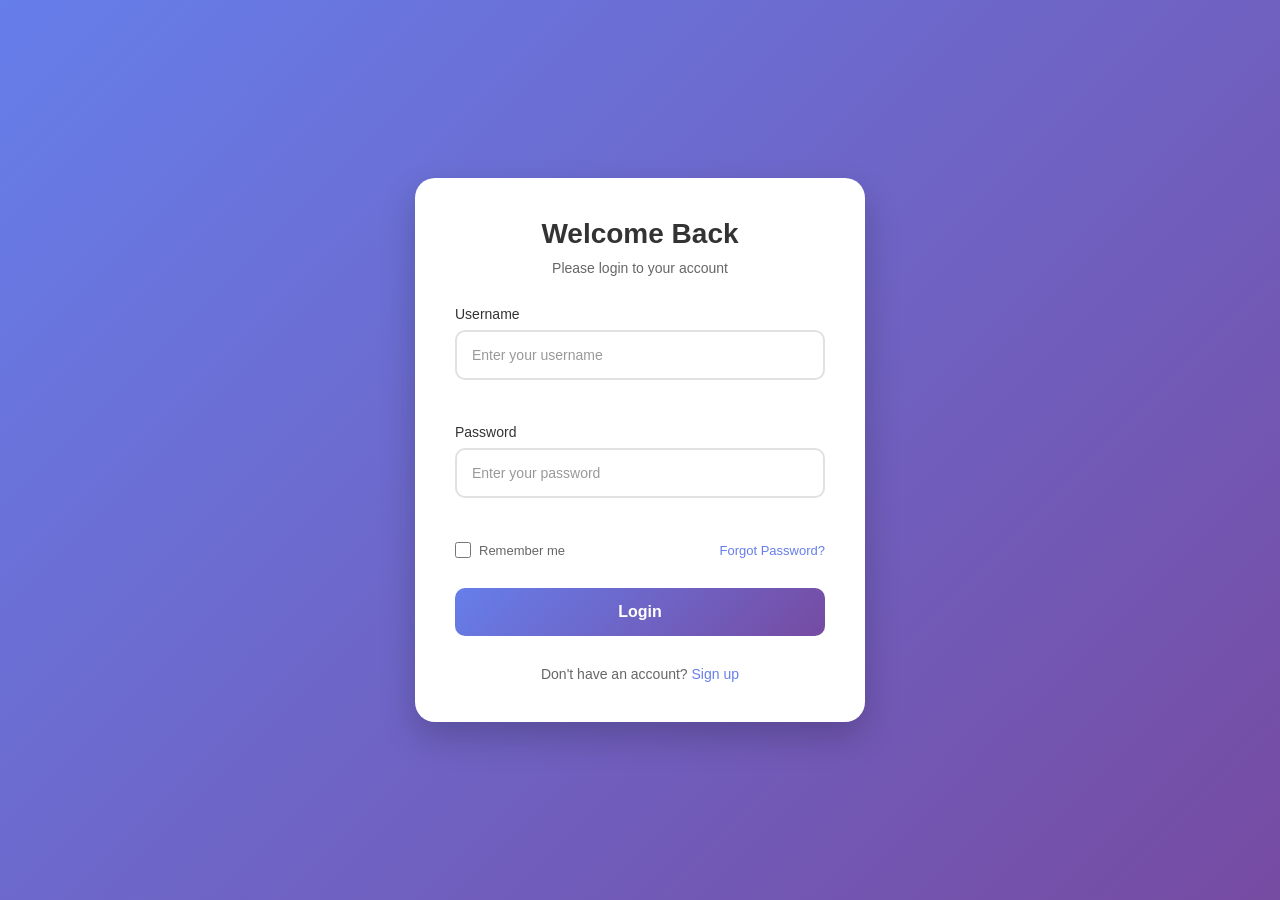
<file: index.html>
<!DOCTYPE html>
<html lang="en">
<head>
    <meta charset="UTF-8">
    <meta name="viewport" content="width=device-width, initial-scale=1.0">
    <title>Login Page</title>
    <link rel="stylesheet" href="Css/style.css">
</head>
<body>
    <div class="login-container">
        <div class="login-box">
            <div class="login-header">
                <h1>Welcome Back</h1>
                <p>Please login to your account</p>
            </div>
            <form id="loginForm" class="login-form">
                <div id="messageBox" class="message-box"></div>
                <div class="input-group">
                    <label for="username">Username</label>
                    <input 
                        type="text" 
                        id="username" 
                        name="username" 
                        placeholder="Enter your username"
                        required
                    >
                    <span class="error-message" id="usernameError"></span>
                </div>
                
                <div class="input-group">
                    <label for="password">Password</label>
                    <input 
                        type="password" 
                        id="password" 
                        name="password" 
                        placeholder="Enter your password"
                        required
                    >
                    <span class="error-message" id="passwordError"></span>
                </div>
                
                <div class="form-options">
                    <label class="remember-me">
                        <input type="checkbox" id="rememberMe">
                        <span>Remember me</span>
                    </label>
                    <a href="#" class="forgot-password">Forgot Password?</a>
                </div>
                
                <button type="submit" class="login-button">Login</button>
                
                <div class="signup-link">
                    <p>Don't have an account? <a href="#">Sign up</a></p>
                </div>
            </form>
        </div>
    </div>
    
    <script src="JS/script.js"></script>
</body>
</html>
</file>
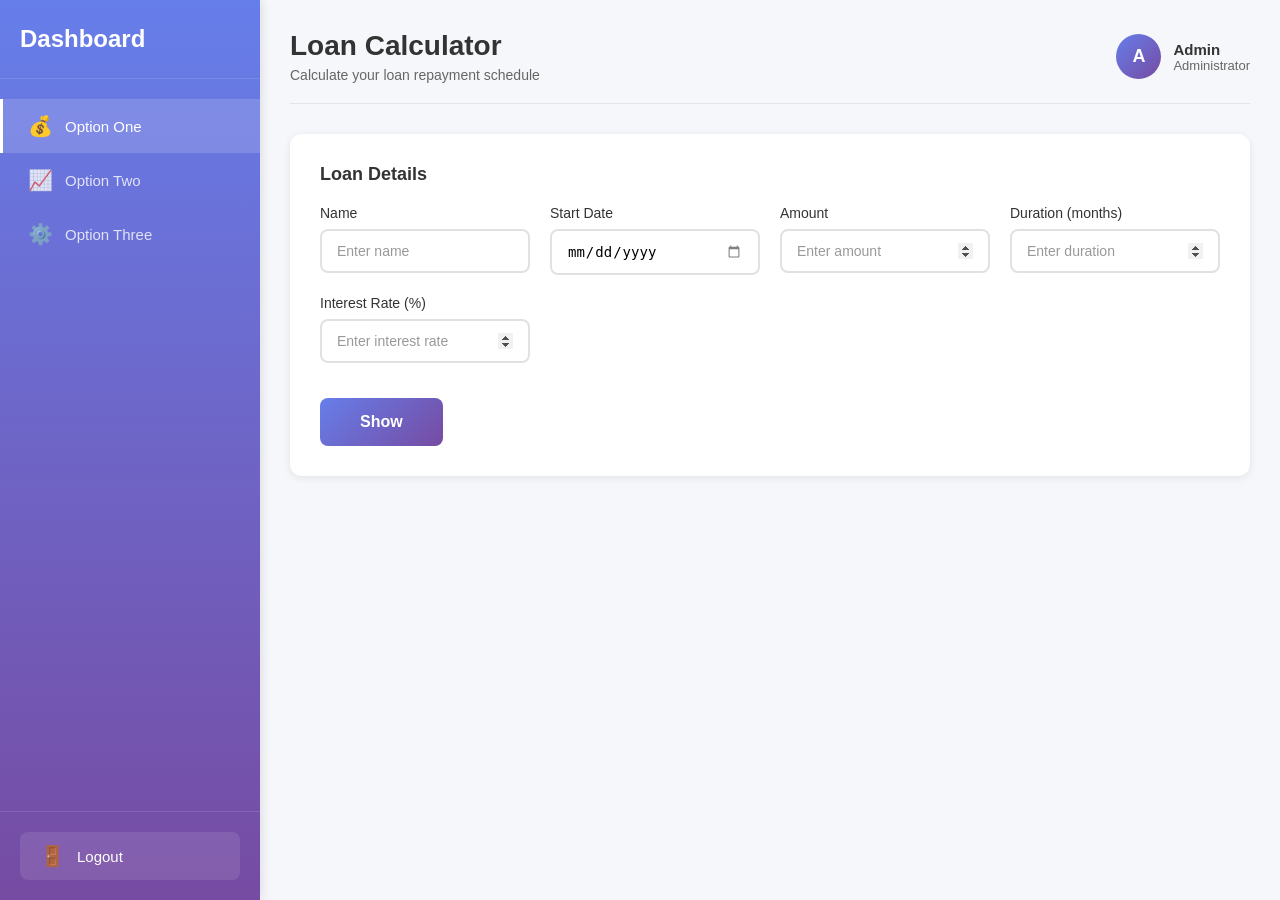
<file: dashboard.html>
<!DOCTYPE html>
<html lang="en">
<head>
    <meta charset="UTF-8">
    <meta name="viewport" content="width=device-width, initial-scale=1.0">
    <title>Dashboard</title>
    <link rel="stylesheet" href="Css/dashboard.css">
    <link rel="stylesheet" href="Css/option1.css">
</head>
<body>
    <div class="dashboard-container">
        <!-- Sidebar -->
        <aside class="sidebar">
            <div class="sidebar-header">
                <h2>Dashboard</h2>
            </div>
            <nav class="sidebar-nav">
                
                <a href="option1.html" class="nav-item">
                    <span class="nav-icon">💰</span>
                    <span class="nav-text">Option One</span>
                </a>
                <a href="option2.html" class="nav-item">
                    <span class="nav-icon">📈</span>
                    <span class="nav-text">Option Two</span>
                </a>
                <a href="option3.html" class="nav-item">
                    <span class="nav-icon">⚙️</span>
                    <span class="nav-text">Option Three</span>
                </a>
            </nav>
            <div class="sidebar-footer">
                <a href="index.html" class="logout-btn">
                    <span class="nav-icon">🚪</span>
                    <span class="nav-text">Logout</span>
                </a>
            </div>
        </aside>

        <!-- Main Content -->
        <main class="main-content">
            <!-- Header -->
            <header class="main-header">
                <div class="header-left">
                    <h1>Loan Calculator</h1>
                    <p>Calculate your loan repayment schedule</p>
                </div>
                <div class="header-right">
                    <div class="user-profile">
                        <div class="user-avatar">A</div>
                        <div class="user-info">
                            <span class="user-name">Admin</span>
                            <span class="user-role">Administrator</span>
                        </div>
                    </div>
                </div>
            </header>

            <!-- Calculator Content -->
            <div class="calculator-content">
                <!-- Input Form -->
                <div class="card calculator-form">
                    <div class="card-header">
                        <h2>Loan Details</h2>
                    </div>
                    <form id="loanForm" class="loan-form">
                        <div class="form-grid">
                            <div class="input-group">
                                <label for="name">Name</label>
                                <input 
                                    type="text" 
                                    id="name" 
                                    name="name" 
                                    placeholder="Enter name"
                                    required
                                >
                            </div>
                            
                            <div class="input-group">
                                <label for="date">Start Date</label>
                                <input 
                                    type="date" 
                                    id="date" 
                                    name="date" 
                                    required
                                >
                            </div>
                            
                            <div class="input-group">
                                <label for="amount">Amount</label>
                                <input 
                                    type="number" 
                                    id="amount" 
                                    name="amount" 
                                    placeholder="Enter amount"
                                    min="0"
                                    step="0.01"
                                    required
                                >
                            </div>
                            
                            <div class="input-group">
                                <label for="duration">Duration (months)</label>
                                <input 
                                    type="number" 
                                    id="duration" 
                                    name="duration" 
                                    placeholder="Enter duration"
                                    min="1"
                                    required
                                >
                            </div>
                            
                            <div class="input-group">
                                <label for="interest">Interest Rate (%)</label>
                                <input 
                                    type="number" 
                                    id="interest" 
                                    name="interest" 
                                    placeholder="Enter interest rate"
                                    min="0"
                                    step="0.01"
                                    required
                                >
                            </div>
                        </div>
                        
                        <button type="submit" class="show-button">Show</button>
                    </form>
                </div>

                <!-- Results Table -->
                <div class="card results-table" id="resultsCard" style="display: none;">
                    <div class="card-header">
                        <h2>Repayment Schedule</h2>
                        <button class="print-button" onclick="window.print()">🖨️ Print</button>
                    </div>
                    <div class="table-responsive">
                        <table id="scheduleTable">
                            <thead>
                                <tr>
                                    <th>No</th>
                                    <th>Date</th>
                                    <th>Principal</th>
                                    <th>Interest</th>
                                    <th>Total</th>
                                </tr>
                            </thead>
                            <tbody id="scheduleBody">
                                <!-- Table rows will be generated by JavaScript -->
                            </tbody>
                            <tfoot>
                                <tr>
                                    <td colspan="2"><strong>Total</strong></td>
                                    <td id="totalPrincipal"><strong>0</strong></td>
                                    <td id="totalInterest"><strong>0</strong></td>
                                    <td id="grandTotal"><strong>0</strong></td>
                                </tr>
                            </tfoot>
                        </table>
                    </div>
                </div>

                <!-- Summary Card -->
                <div class="card summary-card" id="summaryCard" style="display: none;">
                    <div class="card-header">
                        <h2>Loan Summary</h2>
                    </div>
                    <div class="summary-grid">
                        <div class="summary-item">
                            <span class="summary-label">Borrower Name</span>
                            <span class="summary-value" id="summaryName">-</span>
                        </div>
                        <div class="summary-item">
                            <span class="summary-label">Loan Amount</span>
                            <span class="summary-value" id="summaryAmount">-</span>
                        </div>
                        <div class="summary-item">
                            <span class="summary-label">Duration</span>
                            <span class="summary-value" id="summaryDuration">-</span>
                        </div>
                        <div class="summary-item">
                            <span class="summary-label">Interest Rate</span>
                            <span class="summary-value" id="summaryInterest">-</span>
                        </div>
                        <div class="summary-item">
                            <span class="summary-label">Monthly Payment</span>
                            <span class="summary-value" id="summaryMonthly">-</span>
                        </div>
                        <div class="summary-item">
                            <span class="summary-label">Total Repayment</span>
                            <span class="summary-value" id="summaryTotal">-</span>
                        </div>
                    </div>
                </div>
            </div>
        </main>

<script src="JS/dashboard.js"></script>

</body>
</html>
</file>
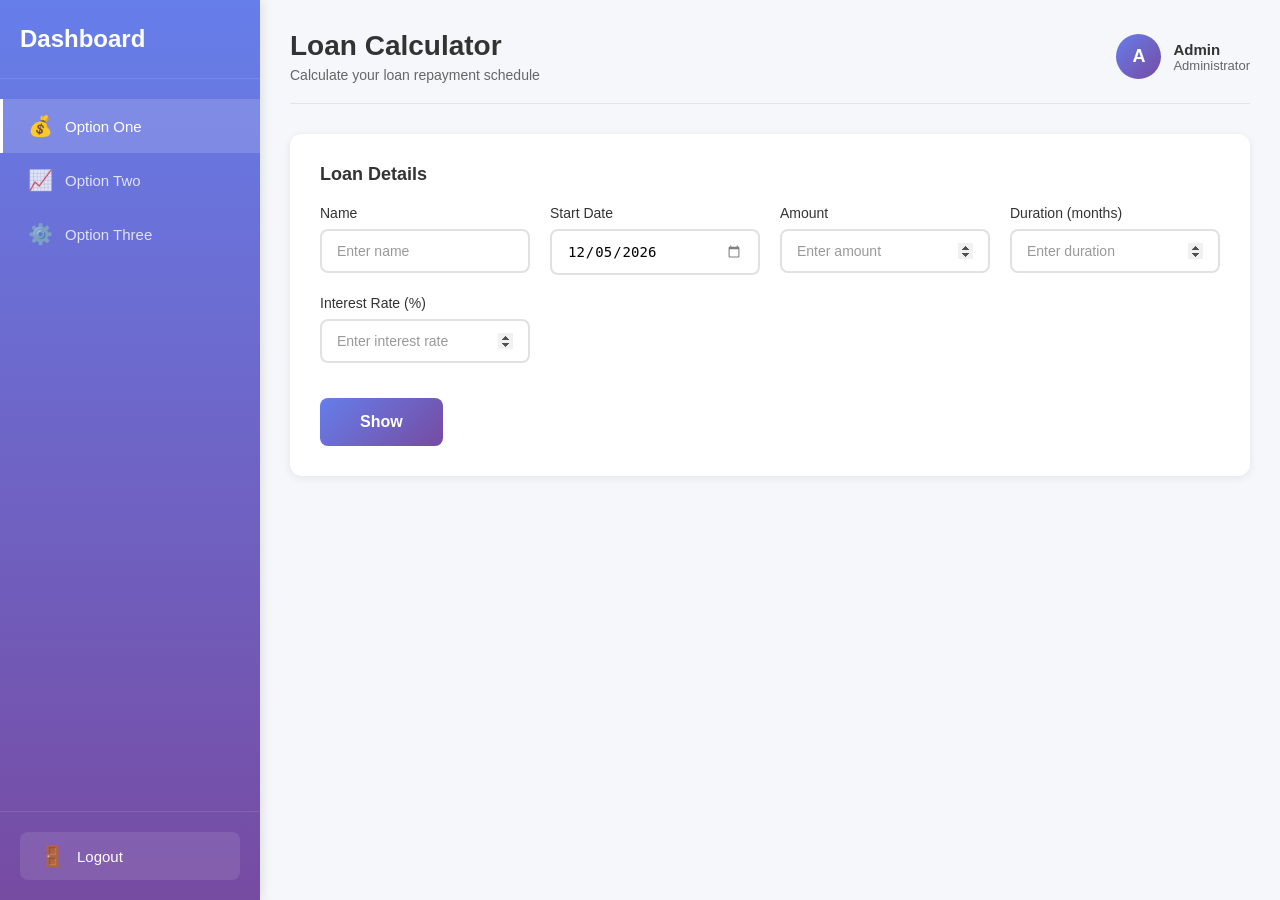
<file: option1.html>
<!DOCTYPE html>
<html lang="en">
<head>
    <meta charset="UTF-8">
    <meta name="viewport" content="width=device-width, initial-scale=1.0">
    <title>Loan Calculator - Option One</title>
    <link rel="stylesheet" href="Css/dashboard.css">
    <link rel="stylesheet" href="Css/option1.css">
</head>
<body>
    <div class="dashboard-container">
        <!-- Sidebar -->
        <aside class="sidebar">
            <div class="sidebar-header">
                <h2>Dashboard</h2>
            </div>
            <nav class="sidebar-nav">
                
                <a href="option1.html" class="nav-item active">
                    <span class="nav-icon">💰</span>
                    <span class="nav-text">Option One</span>
                </a>
                <a href="option2.html" class="nav-item">
                    <span class="nav-icon">📈</span>
                    <span class="nav-text">Option Two</span>
                </a>
                <a href="option3.html" class="nav-item">
                    <span class="nav-icon">⚙️</span>
                    <span class="nav-text">Option Three</span>
                </a>
            </nav>
            <div class="sidebar-footer">
                <a href="index.html" class="logout-btn">
                    <span class="nav-icon">🚪</span>
                    <span class="nav-text">Logout</span>
                </a>
            </div>
        </aside>

        
        <div class="main-content">
            <!-- Header -->
            <header class="main-header">
                <div class="header-left">
                    <h1>Loan Calculator</h1>
                    <p>Calculate your loan repayment schedule</p>
                </div>
                <div class="header-right">
                    <div class="user-profile">
                        <div class="user-avatar">A</div>
                        <div class="user-info">
                            <span class="user-name">Admin</span>
                            <span class="user-role">Administrator</span>
                        </div>
                    </div>
                </div>
            </header>

            <!-- Calculator Content -->
            <div class="calculator-content">
                <!-- Input Form -->
                <div class="card calculator-form">
                    <div class="card-header">
                        <h2>Loan Details</h2>
                    </div>
                    <form id="Form" class="loan-form">
                        <div class="form-grid">
                            <div class="input-group">
                                <label for="name">Name</label>
                                <input 
                                    type="text" 
                                    id="name" 
                                    name="name" 
                                    placeholder="Enter name"
                                    
                                >
                            </div>
                            
                            <div class="input-group">
                                <label for="date">Start Date</label>
                                <input 
                                    type="date" 
                                    id="date" 
                                    name="date" 

                                >
                            </div>
                            
                            <div class="input-group">
                                <label for="amount">Amount</label>
                                <input 
                                    type="number" 
                                    id="amount" 
                                    name="amount" 
                                    placeholder="Enter amount"
                                    min="0"
                                    step="0.01"
                                    
                                >
                            </div>
                            
                            <div class="input-group">
                                <label for="duration">Duration (months)</label>
                                <input 
                                    type="number" 
                                    id="duration" 
                                    name="duration" 
                                    placeholder="Enter duration"
                                    min="1"
                                    
                                >
                            </div>
                            
                            <div class="input-group">
                                <label for="interest">Interest Rate (%)</label>
                                <input 
                                    type="number" 
                                    id="interest" 
                                    name="interest" 
                                    placeholder="Enter interest rate"
                                    min="0"
                                    step="0.01"
                                    
                                >
                            </div>
                        </div>
                        
                        <button type="submit" class="show-button">Show</button>
                    </form>
                </div>

                <!-- Results Table -->
                <div class="card results-table" id="Showcard" style="display: none;">
                    <div class="card-header">
                        <h2>Repayment Schedule</h2>
                        <button class="print-button" onclick="window.print()">🖨️ Print</button>
                    </div>
                    <div class="table-responsive">
                        <table id="scheduleTable">
                            <thead>
                                <tr>
                                    <th>No</th>
                                    <th>Date</th>
                                    <th>Principal</th>
                                    <th>Interest</th>
                                    <th>Total</th>
                                </tr>
                            </thead>
                            <tbody id="scheduleBody">
                                <!-- Table rows will be generated by JavaScript -->
                            </tbody>
                            <tfoot>
                                <tr>
                                    <td colspan="2"><strong>Total</strong></td>
                                    <td id="totalPrincipal"><strong>0</strong></td>
                                    <td id="totalInterest"><strong>0</strong></td>
                                    <td id="grandTotal"><strong>0</strong></td>
                                </tr>
                            </tfoot>
                        </table>
                    </div>
                </div>

                <!-- Summary Card -->

            </div>
        </div>
    </div>

<script src="JS/option1.js"></script>
</body>
</html>
</file>
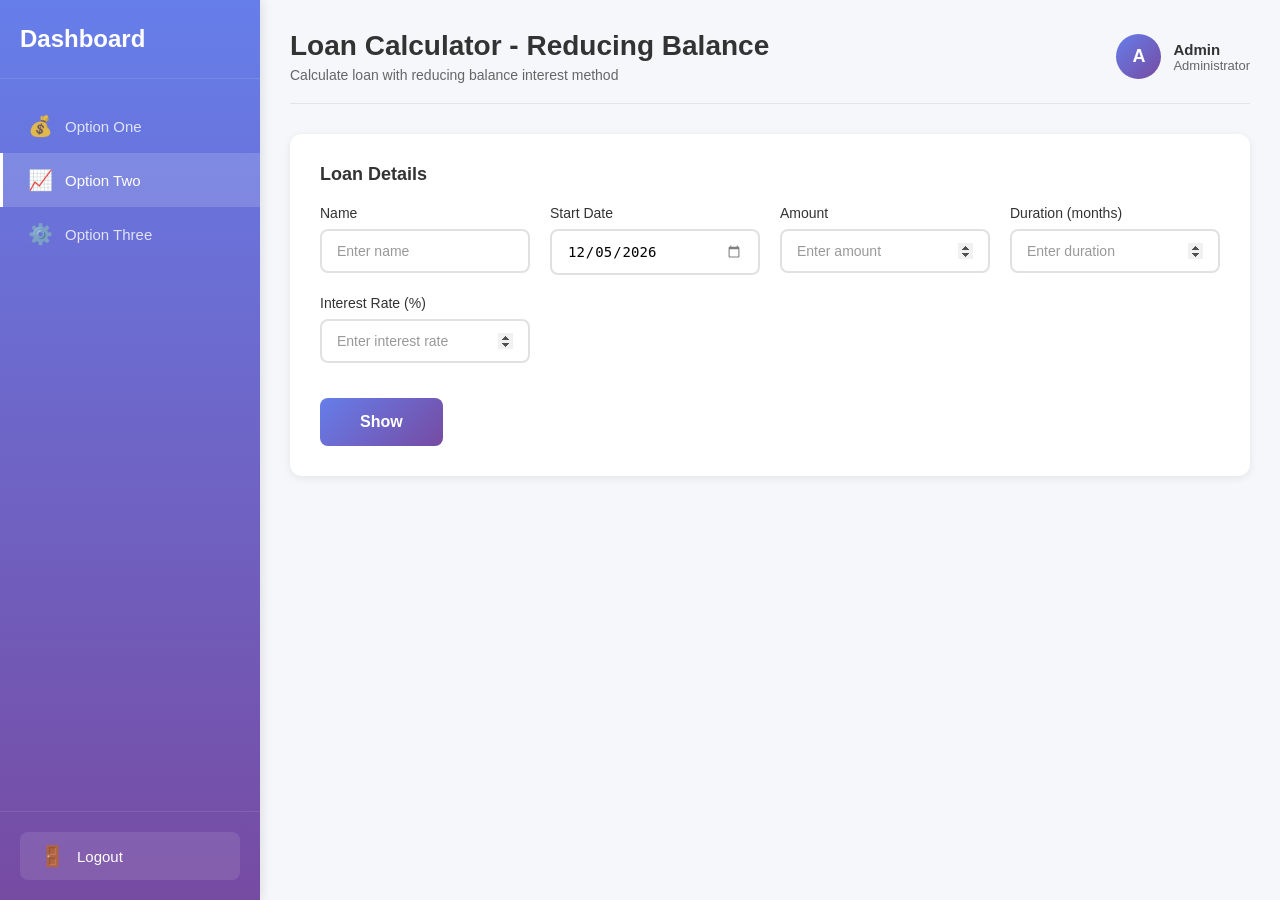
<file: option2.html>
<!DOCTYPE html>
<html lang="en">
<head>
    <meta charset="UTF-8">
    <meta name="viewport" content="width=device-width, initial-scale=1.0">
    <title>Loan Calculator - Option Two (Reducing Balance)</title>
    <link rel="stylesheet" href="Css/dashboard.css">
    <link rel="stylesheet" href="Css/option1.css">
</head>
<body>
    <div class="dashboard-container">
        <!-- Sidebar -->
        <aside class="sidebar">
            <div class="sidebar-header">
                <h2>Dashboard</h2>
            </div>
            <nav class="sidebar-nav">
               
                <a href="option1.html" class="nav-item">
                    <span class="nav-icon">💰</span>
                    <span class="nav-text">Option One</span>
                </a>
                <a href="option2.html" class="nav-item active">
                    <span class="nav-icon">📈</span>
                    <span class="nav-text">Option Two</span>
                </a>
                <a href="option3.html" class="nav-item">
                    <span class="nav-icon">⚙️</span>
                    <span class="nav-text">Option Three</span>
                </a>
            </nav>
            <div class="sidebar-footer">
                <a href="index.html" class="logout-btn">
                    <span class="nav-icon">🚪</span>
                    <span class="nav-text">Logout</span>
                </a>
            </div>
        </aside>

        <!-- Main Content -->
        <main class="main-content">
            <!-- Header -->
            <header class="main-header">
                <div class="header-left">
                    <h1>Loan Calculator - Reducing Balance</h1>
                    <p>Calculate loan with reducing balance interest method</p>
                </div>
                <div class="header-right">
                    <div class="user-profile">
                        <div class="user-avatar">A</div>
                        <div class="user-info">
                            <span class="user-name">Admin</span>
                            <span class="user-role">Administrator</span>
                        </div>
                    </div>
                </div>
            </header>

            <!-- Calculator Content -->
            <div class="calculator-content">
                <!-- Input Form -->
                <div class="card calculator-form">
                    <div class="card-header">
                        <h2>Loan Details</h2>
                    </div>
                    <form id="Form" class="loan-form">
                        <div class="form-grid">
                            <div class="input-group">
                                <label for="name">Name</label>
                                <input 
                                    type="text" 
                                    id="name" 
                                    name="name" 
                                    placeholder="Enter name"
                                    required
                                >
                            </div>
                            
                            <div class="input-group">
                                <label for="date">Start Date</label>
                                <input 
                                    type="date" 
                                    id="date" 
                                    name="date" 
                                    required
                                >
                            </div>
                            
                            <div class="input-group">
                                <label for="amount">Amount</label>
                                <input 
                                    type="number" 
                                    id="amount" 
                                    name="amount" 
                                    placeholder="Enter amount"
                                    min="0"
                                    step="0.01"
                                    required
                                >
                            </div>
                            
                            <div class="input-group">
                                <label for="duration">Duration (months)</label>
                                <input 
                                    type="number" 
                                    id="duration" 
                                    name="duration" 
                                    placeholder="Enter duration"
                                    min="1"
                                    required
                                >
                            </div>
                            
                            <div class="input-group">
                                <label for="interest">Interest Rate (%)</label>
                                <input 
                                    type="number" 
                                    id="interest" 
                                    name="interest" 
                                    placeholder="Enter interest rate"
                                    min="0"
                                    step="0.01"
                                    required
                                >
                            </div>
                        </div>
                        
                        <button type="submit" class="show-button">Show</button>
                    </form>
                </div>
                

                <!-- Results Table -->
                <div class="card results-table" id="resultsCard" style="display: none;">
                    <div class="card-header">
                        <h2>Repayment Schedule (Reducing Balance)</h2>
                        <button class="print-button" onclick="window.print()">🖨️ Print</button>
                    </div>
                    <div class="table-responsive">
                        <table id="scheduleTable">
                            <thead>
                                <tr>
                                    <th>No</th>
                                    <th>Date</th>
                                    <th>Principal</th>
                                    <th>Interest</th>
                                    <th>Total</th>
                                </tr>
                            </thead>
                            <tbody id="ShowBodyTable">
                                <!-- Table rows will be generated by JavaScript -->
                            </tbody>
                            <tfoot>
                                <tr>
                                    <td colspan="2"><strong>Total</strong></td>
                                    <td id="totalPrincipal"><strong>0</strong></td>
                                    <td id="totalInterest"><strong>0</strong></td>
                                    <td id="grandTotal"><strong>0</strong></td>
                                </tr>
                            </tfoot>
                        </table>
                    </div>
                </div>
            </div>
        </main>
    </div>

    <script src="JS/option2.js"></script>
</body>
</html>
</file>
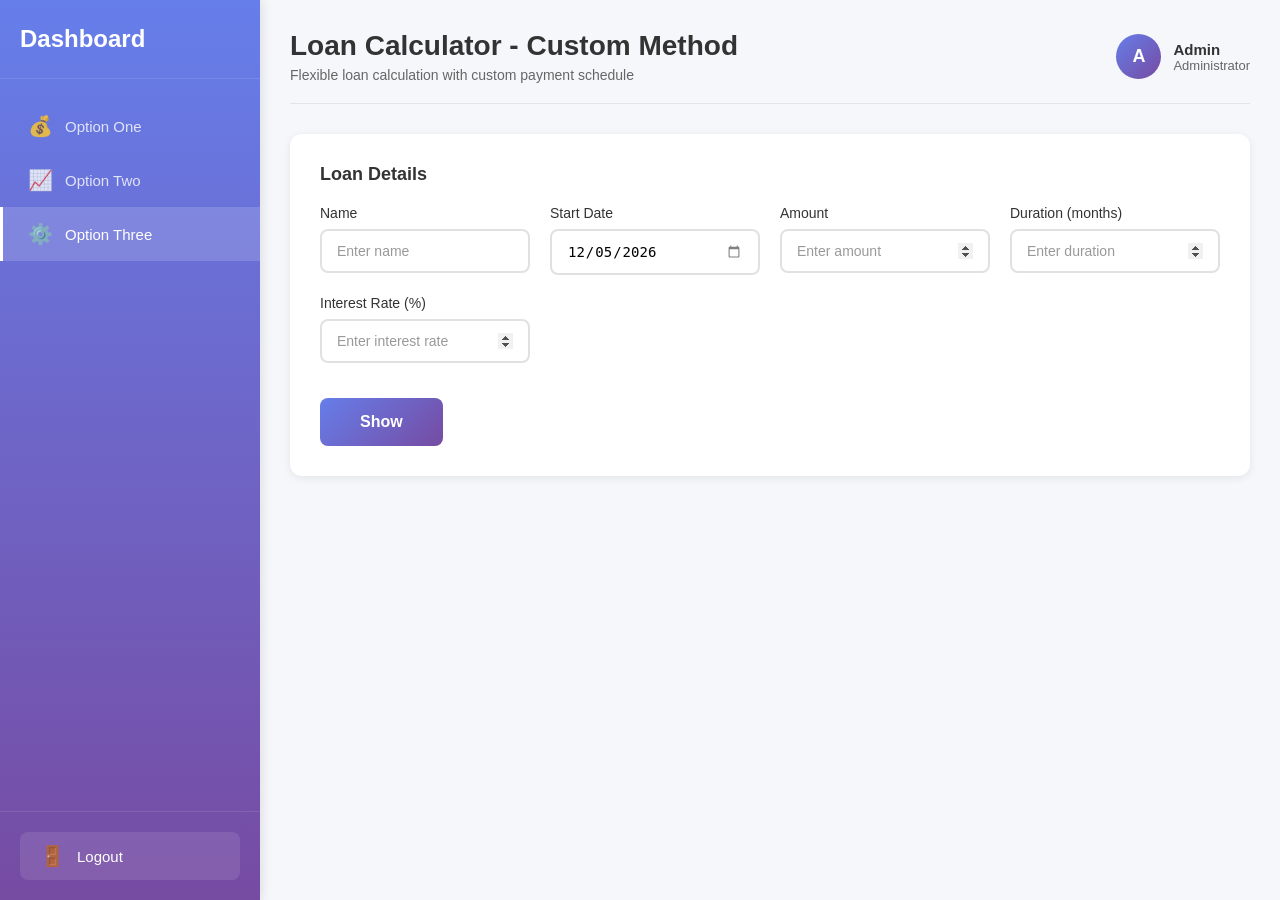
<file: option3.html>
<!DOCTYPE html>
<html lang="en">
<head>
    <meta charset="UTF-8">
    <meta name="viewport" content="width=device-width, initial-scale=1.0">
    <title>Loan Calculator - Option Three (Custom)</title>
    <link rel="stylesheet" href="Css/dashboard.css">
    <link rel="stylesheet" href="Css/option1.css">
</head>
<body>
    <div class="dashboard-container">
        <!-- Sidebar -->
        <aside class="sidebar">
            <div class="sidebar-header">
                <h2>Dashboard</h2>
            </div>
            <nav class="sidebar-nav">
               
                <a href="option1.html" class="nav-item">
                    <span class="nav-icon">💰</span>
                    <span class="nav-text">Option One</span>
                </a>
                <a href="option2.html" class="nav-item">
                    <span class="nav-icon">📈</span>
                    <span class="nav-text">Option Two</span>
                </a>
                <a href="option3.html" class="nav-item active">
                    <span class="nav-icon">⚙️</span>
                    <span class="nav-text">Option Three</span>
                </a>
            </nav>
            <div class="sidebar-footer">
                <a href="index.html" class="logout-btn">
                    <span class="nav-icon">🚪</span>
                    <span class="nav-text">Logout</span>
                </a>
            </div>
        </aside>

        <!-- Main Content -->
        <main class="main-content">
            <!-- Header -->
            <header class="main-header">
                <div class="header-left">
                    <h1>Loan Calculator - Custom Method</h1>
                    <p>Flexible loan calculation with custom payment schedule</p>
                </div>
                <div class="header-right">
                    <div class="user-profile">
                        <div class="user-avatar">A</div>
                        <div class="user-info">
                            <span class="user-name">Admin</span>
                            <span class="user-role">Administrator</span>
                        </div>
                    </div>
                </div>
            </header>

            <!-- Calculator Content -->
            <div class="calculator-content">
                <!-- Input Form -->
                <div class="card calculator-form">
                    <div class="card-header">
                        <h2>Loan Details</h2>
                    </div>
                    <form id="Form" class="loan-form">
                        <div class="form-grid">
                            <div class="input-group">
                                <label for="name">Name</label>
                                <input 
                                    type="text" 
                                    id="name" 
                                    name="name" 
                                    placeholder="Enter name"
                                    required
                                >
                            </div>
                            
                            <div class="input-group">
                                <label for="date">Start Date</label>
                                <input 
                                    type="date" 
                                    id="date" 
                                    name="date" 
                                    required
                                >
                            </div>
                            
                            <div class="input-group">
                                <label for="amount">Amount</label>
                                <input 
                                    type="number" 
                                    id="amount" 
                                    name="amount" 
                                    placeholder="Enter amount"
                                    min="0"
                                    step="0.01"
                                    required
                                >
                            </div>
                            
                            <div class="input-group">
                                <label for="duration">Duration (months)</label>
                                <input 
                                    type="number" 
                                    id="duration" 
                                    name="duration" 
                                    placeholder="Enter duration"
                                    min="1"
                                    required
                                >
                            </div>
                            
                            <div class="input-group">
                                <label for="interest">Interest Rate (%)</label>
                                <input 
                                    type="number" 
                                    id="interest" 
                                    name="interest" 
                                    placeholder="Enter interest rate"
                                    min="0"
                                    step="0.01"
                                    required
                                >
                            </div>
                        </div>
                        
                        <button type="submit" class="show-button">Show</button>
                    </form>
                </div>

                <!-- Results Table -->
                <div class="card results-table" id="resultsCard" style="display: none;">
                    <div class="card-header">
                        <h2>Repayment Schedule (Custom Method)</h2>
                        <button class="print-button" onclick="window.print()">🖨️ Print</button>
                    </div>
                    <div class="table-responsive">
                        <table id="scheduleTable">
                            <thead>
                                <tr>
                                    <th>No</th>
                                    <th>Date</th>
                                    <th>Principal</th>
                                    <th>Interest</th>
                                    <th>Total</th>
                                </tr>
                            </thead>
                            <tbody id="scheduleBody">
                                <!-- Table rows will be generated by JavaScript -->
                            </tbody>
                            <tfoot>
                                <tr>
                                    <td colspan="2"><strong>Total</strong></td>
                                    <td id="totalPrincipal"><strong>0</strong></td>
                                    <td id="totalInterest"><strong>0</strong></td>
                                    <td id="grandTotal"><strong>0</strong></td>
                                </tr>
                            </tfoot>
                        </table>
                    </div>
                </div>

                <!-- Summary Card -->
                <div class="card summary-card" id="summaryCard" style="display: none;">
                    <div class="card-header">
                        <h2>Loan Summary</h2>
                    </div>
                    <div class="summary-grid">
                        <div class="summary-item">
                            <span class="summary-label">Borrower Name</span>
                            <span class="summary-value" id="summaryName">-</span>
                        </div>
                        <div class="summary-item">
                            <span class="summary-label">Loan Amount</span>
                            <span class="summary-value" id="summaryAmount">-</span>
                        </div>
                        <div class="summary-item">
                            <span class="summary-label">Duration</span>
                            <span class="summary-value" id="summaryDuration">-</span>
                        </div>
                        <div class="summary-item">
                            <span class="summary-label">Interest Rate</span>
                            <span class="summary-value" id="summaryInterest">-</span>
                        </div>
                        <div class="summary-item">
                            <span class="summary-label">Total Repayment</span>
                            <span class="summary-value" id="summaryTotal">-</span>
                        </div>
                    </div>
                </div>
            </div>
        </main>
    </div>

    <script src="JS/option3.js"></script>
</body>
</html>
</file>
<file: Css/style.css>
/* Reset and Base Styles */
* {
    margin: 0;
    padding: 0;
    box-sizing: border-box;
}
/* Message Box */
.message-box {
    padding: 15px;
    border-radius: 10px;
    text-align: center;
    margin-bottom: 20px;
    display: none;
    font-weight: 500;
}
.message-box.success {
    display: block;
    background: #d4edda;
    color: #155724;
    border: 1px solid #c3e6cb;
}
.message-box.error {
    display: block;
    background: #f8d7da;
    color: #721c24;
    border: 1px solid #f5c6cb;
}

body {
    font-family: 'Segoe UI', Tahoma, Geneva, Verdana, sans-serif;
    background: linear-gradient(135deg, #667eea 0%, #764ba2 100%);
    min-height: 100vh;
    display: flex;
    justify-content: center;
    align-items: center;
    padding: 20px;
}

/* Login Container */
.login-container {
    width: 100%;
    max-width: 450px;
}

.login-box {
    background: white;
    border-radius: 20px;
    box-shadow: 0 15px 35px rgba(0, 0, 0, 0.2);
    padding: 40px;
    animation: slideUp 0.6s ease-out;
}

@keyframes slideUp {
    from {
        opacity: 0;
        transform: translateY(30px);
    }
    to {
        opacity: 1;
        transform: translateY(0);
    }
}

/* Login Header */
.login-header {
    text-align: center;
    margin-bottom: 30px;
}

.login-header h1 {
    color: #333;
    font-size: 28px;
    margin-bottom: 10px;
    font-weight: 600;
}

.login-header p {
    color: #666;
    font-size: 14px;
}

/* Form Styles */
.login-form {
    display: flex;
    flex-direction: column;
    gap: 20px;
}

/* Input Groups */
.input-group {
    display: flex;
    flex-direction: column;
    gap: 8px;
}

.input-group label {
    color: #333;
    font-size: 14px;
    font-weight: 500;
}

.input-group input {
    padding: 15px;
    border: 2px solid #e1e1e1;
    border-radius: 10px;
    font-size: 14px;
    transition: all 0.3s ease;
    outline: none;
}

.input-group input:focus {
    border-color: #667eea;
    box-shadow: 0 0 0 3px rgba(102, 126, 234, 0.1);
}

.input-group input::placeholder {
    color: #999;
}

.input-group input.error {
    border-color: #ff4444;
}

.input-group input.success {
    border-color: #00c851;
}

.error-message {
    color: #ff4444;
    font-size: 12px;
    min-height: 16px;
}

/* Form Options */
.form-options {
    display: flex;
    justify-content: space-between;
    align-items: center;
    font-size: 13px;
}

.remember-me {
    display: flex;
    align-items: center;
    gap: 8px;
    cursor: pointer;
    color: #666;
}

.remember-me input[type="checkbox"] {
    width: 16px;
    height: 16px;
    cursor: pointer;
}

.forgot-password {
    color: #667eea;
    text-decoration: none;
    transition: color 0.3s ease;
}

.forgot-password:hover {
    color: #764ba2;
    text-decoration: underline;
}

/* Login Button */
.login-button {
    background: linear-gradient(135deg, #667eea 0%, #764ba2 100%);
    color: white;
    border: none;
    padding: 15px;
    border-radius: 10px;
    font-size: 16px;
    font-weight: 600;
    cursor: pointer;
    transition: all 0.3s ease;
    margin-top: 10px;
}

.login-button:hover {
    transform: translateY(-2px);
    box-shadow: 0 5px 20px rgba(102, 126, 234, 0.4);
}

.login-button:active {
    transform: translateY(0);
}

.login-button:disabled {
    background: #ccc;
    cursor: not-allowed;
    transform: none;
    box-shadow: none;
}

/* Signup Link */
.signup-link {
    text-align: center;
    margin-top: 10px;
}

.signup-link p {
    color: #666;
    font-size: 14px;
}

.signup-link a {
    color: #667eea;
    text-decoration: none;
    font-weight: 500;
    transition: color 0.3s ease;
}

.signup-link a:hover {
    color: #764ba2;
    text-decoration: underline;
}

/* Responsive Design */
@media (max-width: 480px) {
    .login-box {
        padding: 30px 20px;
    }
    
    .login-header h1 {
        font-size: 24px;
    }
    
    .form-options {
        flex-direction: column;
        gap: 15px;
        align-items: flex-start;
    }
}

/* Loading State */
.login-button.loading {
    position: relative;
    color: transparent;
}

.login-button.loading::after {
    content: "";
    position: absolute;
    width: 20px;
    height: 20px;
    top: 50%;
    left: 50%;
    margin-left: -10px;
    margin-top: -10px;
    border: 2px solid #ffffff;
    border-radius: 50%;
    border-top-color: transparent;
    animation: spin 0.8s linear infinite;
}

@keyframes spin {
    to {
        transform: rotate(360deg);
    }
}

/* Success Message */
.success-message {
    background: #d4edda;
    color: #155724;
    padding: 15px;
    border-radius: 10px;
    text-align: center;
    margin-bottom: 20px;
    display: none;
}

.success-message.show {
    display: block;
    animation: fadeIn 0.3s ease;
}

@keyframes fadeIn {
    from {
        opacity: 0;
    }
    to {
        opacity: 1;
    }
}

/* Error Message Box */
.error-message-box {
    background: #f8d7da;
    color: #721c24;
    padding: 15px;
    border-radius: 10px;
    text-align: center;
    margin-bottom: 20px;
    display: block;
    animation: fadeIn 0.3s ease;
    border: 1px solid #f5c6cb;
}
</file>
<file: Css/dashboard.css>
/* Reset and Base Styles */
* {
    margin: 0;
    padding: 0;
    box-sizing: border-box;
}

body {
    font-family: 'Segoe UI', Tahoma, Geneva, Verdana, sans-serif;
    background: #f5f7fa;
    min-height: 100vh;
}

/* Dashboard Container */
.dashboard-container {
    display: flex;
    min-height: 100vh;
}

/* Sidebar */
.sidebar {
    width: 260px;
    background: linear-gradient(180deg, #667eea 0%, #764ba2 100%);
    color: white;
    display: flex;
    flex-direction: column;
    position: fixed;
    height: 100vh;
    box-shadow: 2px 0 10px rgba(0, 0, 0, 0.1);
}

.sidebar-header {
    padding: 25px 20px;
    border-bottom: 1px solid rgba(255, 255, 255, 0.1);
}

.sidebar-header h2 {
    font-size: 24px;
    font-weight: 600;
}

.sidebar-nav {
    flex: 1;
    padding: 20px 0;
}

.nav-item {
    display: flex;
    align-items: center;
    padding: 15px 25px;
    color: rgba(255, 255, 255, 0.8);
    text-decoration: none;
    transition: all 0.3s ease;
    border-left: 3px solid transparent;
}

.nav-item:hover {
    background: rgba(255, 255, 255, 0.1);
    color: white;
    border-left-color: white;
}

.nav-item.active {
    background: rgba(255, 255, 255, 0.15);
    color: white;
    border-left-color: white;
}

.nav-icon {
    font-size: 20px;
    margin-right: 12px;
}

.nav-text {
    font-size: 15px;
    font-weight: 500;
}

.sidebar-footer {
    padding: 20px;
    border-top: 1px solid rgba(255, 255, 255, 0.1);
}

.logout-btn {
    display: flex;
    align-items: center;
    padding: 12px 20px;
    background: rgba(255, 255, 255, 0.1);
    color: white;
    text-decoration: none;
    border-radius: 8px;
    transition: all 0.3s ease;
}

.logout-btn:hover {
    background: rgba(255, 255, 255, 0.2);
}

/* Main Content */
.main-content {
    flex: 1;
    margin-left: 260px;
    padding: 30px;
}

/* Header */
.main-header {
    display: flex;
    justify-content: space-between;
    align-items: center;
    margin-bottom: 30px;
    padding-bottom: 20px;
    border-bottom: 1px solid #e1e5eb;
}

.header-left h1 {
    font-size: 28px;
    color: #333;
    margin-bottom: 5px;
}

.header-left p {
    color: #666;
    font-size: 14px;
}

.user-profile {
    display: flex;
    align-items: center;
    gap: 12px;
}

.user-avatar {
    width: 45px;
    height: 45px;
    background: linear-gradient(135deg, #667eea 0%, #764ba2 100%);
    border-radius: 50%;
    display: flex;
    align-items: center;
    justify-content: center;
    color: white;
    font-weight: 600;
    font-size: 18px;
}

.user-info {
    display: flex;
    flex-direction: column;
}

.user-name {
    font-weight: 600;
    color: #333;
    font-size: 15px;
}

.user-role {
    color: #666;
    font-size: 13px;
}

/* Dashboard Content */
.dashboard-content {
    display: flex;
    flex-direction: column;
    gap: 25px;
}

/* Stats Grid */
.stats-grid {
    display: grid;
    grid-template-columns: repeat(auto-fit, minmax(240px, 1fr));
    gap: 20px;
}

.stat-card {
    background: white;
    border-radius: 12px;
    padding: 25px;
    display: flex;
    align-items: center;
    gap: 20px;
    box-shadow: 0 2px 8px rgba(0, 0, 0, 0.08);
    transition: transform 0.3s ease, box-shadow 0.3s ease;
}

.stat-card:hover {
    transform: translateY(-5px);
    box-shadow: 0 8px 20px rgba(0, 0, 0, 0.12);
}

.stat-icon {
    width: 60px;
    height: 60px;
    border-radius: 12px;
    display: flex;
    align-items: center;
    justify-content: center;
    font-size: 28px;
}

.stat-icon.blue {
    background: rgba(102, 126, 234, 0.1);
}

.stat-icon.green {
    background: rgba(0, 200, 81, 0.1);
}

.stat-icon.purple {
    background: rgba(118, 75, 162, 0.1);
}

.stat-icon.orange {
    background: rgba(255, 152, 0, 0.1);
}

.stat-info h3 {
    font-size: 28px;
    color: #333;
    margin-bottom: 5px;
}

.stat-info p {
    color: #666;
    font-size: 14px;
}

/* Content Grid */
.content-grid {
    display: grid;
    grid-template-columns: 2fr 1fr;
    gap: 20px;
}

/* Cards */
.card {
    background: white;
    border-radius: 12px;
    padding: 25px;
    box-shadow: 0 2px 8px rgba(0, 0, 0, 0.08);
}

.card-header {
    display: flex;
    justify-content: space-between;
    align-items: center;
    margin-bottom: 20px;
}

.card-header h2 {
    font-size: 18px;
    color: #333;
}

.view-all {
    color: #667eea;
    text-decoration: none;
    font-size: 14px;
    font-weight: 500;
}

.view-all:hover {
    text-decoration: underline;
}

/* Activity List */
.activity-list {
    display: flex;
    flex-direction: column;
    gap: 15px;
}

.activity-item {
    display: flex;
    align-items: flex-start;
    gap: 15px;
    padding: 12px;
    border-radius: 8px;
    transition: background 0.3s ease;
}

.activity-item:hover {
    background: #f8f9fa;
}

.activity-icon {
    font-size: 20px;
    width: 40px;
    height: 40px;
    background: #f5f7fa;
    border-radius: 8px;
    display: flex;
    align-items: center;
    justify-content: center;
}

.activity-details p {
    color: #333;
    font-size: 14px;
    margin-bottom: 5px;
}

.activity-time {
    color: #999;
    font-size: 12px;
}

/* Quick Actions */
.actions-grid {
    display: grid;
    grid-template-columns: repeat(2, 1fr);
    gap: 12px;
}

.action-btn {
    display: flex;
    flex-direction: column;
    align-items: center;
    justify-content: center;
    padding: 20px;
    background: #f5f7fa;
    border: 2px solid transparent;
    border-radius: 10px;
    cursor: pointer;
    transition: all 0.3s ease;
    gap: 10px;
}

.action-btn:hover {
    background: white;
    border-color: #667eea;
    transform: translateY(-3px);
}

.action-icon {
    font-size: 24px;
}

.action-btn span:last-child {
    font-size: 13px;
    color: #333;
    font-weight: 500;
}

/* Projects Table */
.projects-table {
    overflow: hidden;
}

.projects-table table {
    width: 100%;
    border-collapse: collapse;
}

.projects-table th,
.projects-table td {
    padding: 15px;
    text-align: left;
    border-bottom: 1px solid #e1e5eb;
}

.projects-table th {
    background: #f8f9fa;
    color: #666;
    font-weight: 600;
    font-size: 13px;
    text-transform: uppercase;
}

.projects-table td {
    color: #333;
    font-size: 14px;
}

.projects-table tr:hover {
    background: #f8f9fa;
}

.status-badge {
    padding: 6px 12px;
    border-radius: 20px;
    font-size: 12px;
    font-weight: 500;
}

.status-badge.active {
    background: rgba(0, 200, 81, 0.1);
    color: #00c851;
}

.status-badge.completed {
    background: rgba(102, 126, 234, 0.1);
    color: #667eea;
}

.status-badge.pending {
    background: rgba(255, 152, 0, 0.1);
    color: #ff9800;
}

.progress-bar {
    width: 100%;
    height: 8px;
    background: #e1e5eb;
    border-radius: 4px;
    overflow: hidden;
}

.progress {
    height: 100%;
    background: linear-gradient(90deg, #667eea 0%, #764ba2 100%);
    border-radius: 4px;
    transition: width 0.3s ease;
}

/* Responsive Design */
@media (max-width: 1024px) {
    .content-grid {
        grid-template-columns: 1fr;
    }
}

@media (max-width: 768px) {
    .sidebar {
        width: 70px;
    }
    
    .sidebar-header h2,
    .nav-text,
    .logout-btn span:last-child {
        display: none;
    }
    
    .nav-item {
        justify-content: center;
        padding: 15px;
    }
    
    .nav-icon {
        margin-right: 0;
    }
    
    .main-content {
        margin-left: 70px;
        padding: 20px;
    }
    
    .main-header {
        flex-direction: column;
        align-items: flex-start;
        gap: 15px;
    }
    
    .stats-grid {
        grid-template-columns: 1fr;
    }
    
    .projects-table {
        overflow-x: auto;
    }
    
    .projects-table table {
        min-width: 600px;
    }
}

/* Animations */
@keyframes fadeIn {
    from {
        opacity: 0;
        transform: translateY(20px);
    }
    to {
        opacity: 1;
        transform: translateY(0);
    }
}

.stat-card,
.card {
    animation: fadeIn 0.5s ease-out;
}

.stat-card:nth-child(1) { animation-delay: 0.1s; }
.stat-card:nth-child(2) { animation-delay: 0.2s; }
.stat-card:nth-child(3) { animation-delay: 0.3s; }
.stat-card:nth-child(4) { animation-delay: 0.4s; }

/* Content Header */
.content-header {
    margin-bottom: 30px;
}

.content-header h1 {
    font-size: 28px;
    color: #333;
    margin-bottom: 8px;
}

.content-header p {
    color: #666;
    font-size: 14px;
}

.content-body {
    background: white;
    border-radius: 12px;
    padding: 25px;
    box-shadow: 0 2px 8px rgba(0, 0, 0, 0.08);
}

.option-card {
    padding: 20px;
}

.option-card h3 {
    font-size: 18px;
    color: #333;
    margin-bottom: 10px;
}

.option-card p {
    color: #666;
    font-size: 14px;
}
</file>
<file: Css/option1.css>
/* Option One - Loan Calculator Styles */

/* Calculator Content */
.calculator-content {
    display: flex;
    flex-direction: column;
    gap: 25px;
}

/* Calculator Form */
.calculator-form {
    background: white;
    border-radius: 12px;
    padding: 30px;
    box-shadow: 0 2px 8px rgba(0, 0, 0, 0.08);
}

.loan-form {
    display: flex;
    flex-direction: column;
    gap: 25px;
}

.form-grid {
    display: grid;
    grid-template-columns: repeat(auto-fit, minmax(200px, 1fr));
    gap: 20px;
}

.input-group {
    display: flex;
    flex-direction: column;
    gap: 8px;
}

.input-group label {
    color: #333;
    font-size: 14px;
    font-weight: 500;
}

.input-group input {
    padding: 12px 15px;
    border: 2px solid #e1e1e1;
    border-radius: 8px;
    font-size: 14px;
    transition: all 0.3s ease;
    outline: none;
}

.input-group input:focus {
    border-color: #667eea;
    box-shadow: 0 0 0 3px rgba(102, 126, 234, 0.1);
}

.input-group input::placeholder {
    color: #999;
}

/* Show Button */
.show-button {
    background: linear-gradient(135deg, #667eea 0%, #764ba2 100%);
    color: white;
    border: none;
    padding: 15px 40px;
    border-radius: 8px;
    font-size: 16px;
    font-weight: 600;
    cursor: pointer;
    transition: all 0.3s ease;
    align-self: flex-start;
    margin-top: 10px;
}

.show-button:hover {
    transform: translateY(-2px);
    box-shadow: 0 5px 20px rgba(102, 126, 234, 0.4);
}

.show-button:active {
    transform: translateY(0);
}

/* Results Table */
.results-table {
    background: white;
    border-radius: 12px;
    padding: 30px;
    box-shadow: 0 2px 8px rgba(0, 0, 0, 0.08);
    animation: fadeIn 0.5s ease;
}

.results-table .card-header {
    display: flex;
    justify-content: space-between;
    align-items: center;
    margin-bottom: 20px;
}

.print-button {
    background: #f5f7fa;
    border: 2px solid #e1e1e1;
    padding: 10px 20px;
    border-radius: 8px;
    font-size: 14px;
    cursor: pointer;
    transition: all 0.3s ease;
    display: flex;
    align-items: center;
    gap: 8px;
}

.print-button:hover {
    background: #667eea;
    color: white;
    border-color: #667eea;
}

.table-responsive {
    overflow-x: auto;
}

#scheduleTable {
    width: 100%;
    border-collapse: collapse;
    min-width: 500px;
}

#scheduleTable th,
#scheduleTable td {
    padding: 15px;
    text-align: left;
    border-bottom: 1px solid #e1e5eb;
}

#scheduleTable th {
    background: linear-gradient(135deg, #667eea 0%, #764ba2 100%);
    color: white;
    font-weight: 600;
    font-size: 14px;
    text-transform: uppercase;
}

#scheduleTable tbody tr {
    transition: background 0.3s ease;
}

#scheduleTable tbody tr:hover {
    background: #f8f9fa;
}

#scheduleTable tbody tr:nth-child(even) {
    background: #fafafa;
}

#scheduleTable tbody tr:nth-child(even):hover {
    background: #f0f0f0;
}

#scheduleTable tfoot {
    background: #f8f9fa;
    font-weight: 600;
}

#scheduleTable tfoot td {
    border-top: 2px solid #667eea;
}

/* Summary Card */
.summary-card {
    background: white;
    border-radius: 12px;
    padding: 30px;
    box-shadow: 0 2px 8px rgba(0, 0, 0, 0.08);
    animation: fadeIn 0.5s ease;
}

.summary-grid {
    display: grid;
    grid-template-columns: repeat(auto-fit, minmax(200px, 1fr));
    gap: 20px;
}

.summary-item {
    display: flex;
    flex-direction: column;
    gap: 8px;
    padding: 20px;
    background: #f8f9fa;
    border-radius: 10px;
    border-left: 4px solid #667eea;
}

.summary-label {
    color: #666;
    font-size: 13px;
    font-weight: 500;
    text-transform: uppercase;
}

.summary-value {
    color: #333;
    font-size: 20px;
    font-weight: 600;
}

/* Animations */
@keyframes fadeIn {
    from {
        opacity: 0;
        transform: translateY(20px);
    }
    to {
        opacity: 1;
        transform: translateY(0);
    }
}

/* Print Styles */
@media print {
    .sidebar,
    .main-header,
    .calculator-form,
    .print-button {
        display: none !important;
    }
    
    .main-content {
        margin-left: 0 !important;
        padding: 20px !important;
    }
    
    .results-table,
    .summary-card {
        box-shadow: none !important;
        page-break-inside: avoid;
    }
    
    #scheduleTable th {
        background: #667eea !important;
        color: white !important;
        -webkit-print-color-adjust: exact;
        print-color-adjust: exact;
    }
}

/* Responsive Design */
@media (max-width: 768px) {
    .form-grid {
        grid-template-columns: 1fr;
    }
    
    .calculator-form,
    .results-table,
    .summary-card {
        padding: 20px;
    }
    
    .show-button {
        width: 100%;
    }
    
    .summary-grid {
        grid-template-columns: 1fr;
    }
}

/* Input number arrows */
input[type="number"]::-webkit-inner-spin-button,
input[type="number"]::-webkit-outer-spin-button {
    opacity: 1;
}

/* Date input styling */
input[type="date"] {
    cursor: pointer;
}

input[type="date"]::-webkit-calendar-picker-indicator {
    cursor: pointer;
    filter: invert(0.5);
}
</file>
